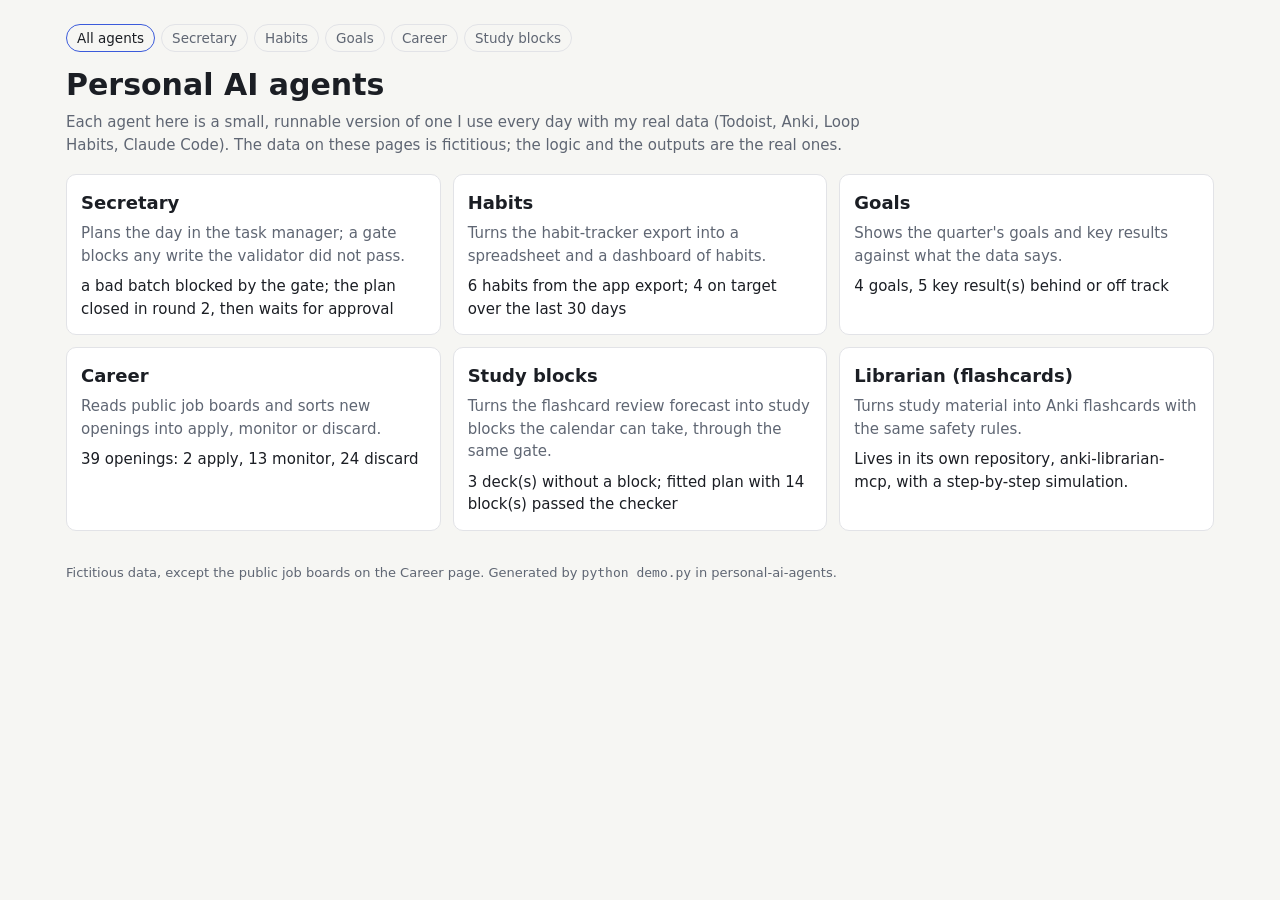
<file: output/index.html>
<!doctype html><html lang="en"><head><meta charset="utf-8">
<meta name="viewport" content="width=device-width,initial-scale=1"><title>Personal AI agents</title>
<style>:root{--bg:#f6f6f3;--panel:#fff;--fg:#1b1e24;--muted:#5f6673;--line:#e2e3e7;--accent:#3b5bdb;--ok:#2b8a3e;
--okbg:#e6f4ea;--warn:#a85f00;--warnbg:#fff3db;--bad:#c92a2a;--badbg:#fdeaea;--chip:#eef1f7}
@media (prefers-color-scheme:dark){:root{--bg:#121418;--panel:#1b1e25;--fg:#e7e9ee;--muted:#a3a9b5;--line:#2b303a;
--accent:#7c95ff;--ok:#5bd17a;--okbg:#14301d;--warn:#f2b84b;--warnbg:#33270f;--bad:#ff8a8a;--badbg:#3a1717;--chip:#252a34}}
*{box-sizing:border-box}body{margin:0;background:var(--bg);color:var(--fg);font:15px/1.5 system-ui,sans-serif}
main{max-width:1180px;margin:auto;padding:24px 16px 48px}nav{display:flex;gap:6px;flex-wrap:wrap;margin-bottom:8px}
nav a{color:var(--muted);text-decoration:none;font-size:13.5px;padding:3px 10px;border:1px solid var(--line);border-radius:999px}
nav a.on{color:var(--fg);border-color:var(--accent)}h1{margin:10px 0 4px}h2{margin:28px 0 10px;font-size:18px}
.lead{color:var(--muted);max-width:820px;margin:0 0 18px}.grid{display:grid;gap:12px}
.g2{grid-template-columns:repeat(auto-fit,minmax(320px,1fr))}.g4{grid-template-columns:repeat(auto-fit,minmax(170px,1fr))}
.panel{background:var(--panel);border:1px solid var(--line);border-radius:10px;padding:14px;min-width:0}
.tile .v{font-size:26px;font-weight:700}.tile .l{color:var(--muted);font-size:13px}
.chip{display:inline-block;background:var(--chip);border-radius:999px;padding:1px 9px;font-size:12.5px;margin:0 4px 4px 0}
.ok{color:var(--ok)}.warn{color:var(--warn)}.bad{color:var(--bad)}
.badge{font-size:12px;font-weight:700;border-radius:5px;padding:1px 7px;white-space:nowrap}
.badge.ok{background:var(--okbg)}.badge.warn{background:var(--warnbg)}.badge.bad{background:var(--badbg)}
table{width:100%;border-collapse:collapse;font-size:14px}th,td{text-align:left;padding:6px;border-bottom:1px solid var(--line);
vertical-align:top}th{color:var(--muted);font-weight:600}td.n,th.n{text-align:right;font-variant-numeric:tabular-nums}
.bar{height:8px;background:var(--line);border-radius:4px;overflow:hidden}.bar span{display:block;height:100%;background:var(--accent)}
pre{white-space:pre-wrap;font-size:12.5px;background:var(--chip);padding:10px;border-radius:8px;overflow-x:auto}
small,.muted{color:var(--muted)}.tbar{height:10px;border-radius:3px;min-width:4px}
table.trace td:nth-child(n+3):nth-child(-n+9){text-align:right;font-variant-numeric:tabular-nums}footer{color:var(--muted);font-size:13px;margin-top:32px}
</style></head><body><main><nav><a href="index.html" class="on">All agents</a><a href="secretary.html">Secretary</a><a href="habits.html">Habits</a><a href="goals.html">Goals</a><a href="career.html">Career</a><a href="study.html">Study blocks</a></nav>
<h1>Personal AI agents</h1><p class="lead">Each agent here is a small, runnable version of one I use every day with my real data (Todoist, Anki, Loop Habits, Claude Code). The data on these pages is fictitious; the logic and the outputs are the real ones.</p><div class="grid g2"><a class="panel" href="secretary.html" style="color:inherit;text-decoration:none"><h2 style="margin:0 0 6px">Secretary</h2><p class='muted' style='margin:0'>Plans the day in the task manager; a gate blocks any write the validator did not pass.</p><p style='margin:8px 0 0'>a bad batch blocked by the gate; the plan closed in round 2, then waits for approval</p></a><a class="panel" href="habits.html" style="color:inherit;text-decoration:none"><h2 style="margin:0 0 6px">Habits</h2><p class='muted' style='margin:0'>Turns the habit-tracker export into a spreadsheet and a dashboard of habits.</p><p style='margin:8px 0 0'>6 habits from the app export; 4 on target over the last 30 days</p></a><a class="panel" href="goals.html" style="color:inherit;text-decoration:none"><h2 style="margin:0 0 6px">Goals</h2><p class='muted' style='margin:0'>Shows the quarter&#x27;s goals and key results against what the data says.</p><p style='margin:8px 0 0'>4 goals, 5 key result(s) behind or off track</p></a><a class="panel" href="career.html" style="color:inherit;text-decoration:none"><h2 style="margin:0 0 6px">Career</h2><p class='muted' style='margin:0'>Reads public job boards and sorts new openings into apply, monitor or discard.</p><p style='margin:8px 0 0'>39 openings: 2 apply, 13 monitor, 24 discard</p></a><a class="panel" href="study.html" style="color:inherit;text-decoration:none"><h2 style="margin:0 0 6px">Study blocks</h2><p class='muted' style='margin:0'>Turns the flashcard review forecast into study blocks the calendar can take, through the same gate.</p><p style='margin:8px 0 0'>3 deck(s) without a block; fitted plan with 14 block(s) passed the checker</p></a><a class="panel" href="https://github.com/gcabralcavalcanti/anki-librarian-mcp" style="color:inherit;text-decoration:none"><h2 style="margin:0 0 6px">Librarian (flashcards)</h2><p class="muted" style="margin:0">Turns study material into Anki flashcards with the same safety rules.</p><p style='margin:8px 0 0'>Lives in its own repository, anki-librarian-mcp, with a step-by-step simulation.</p></a></div>
<footer>Fictitious data, except the public job boards on the Career page. Generated by <code>python demo.py</code> in personal-ai-agents.</footer>
</main></body></html>
</file>
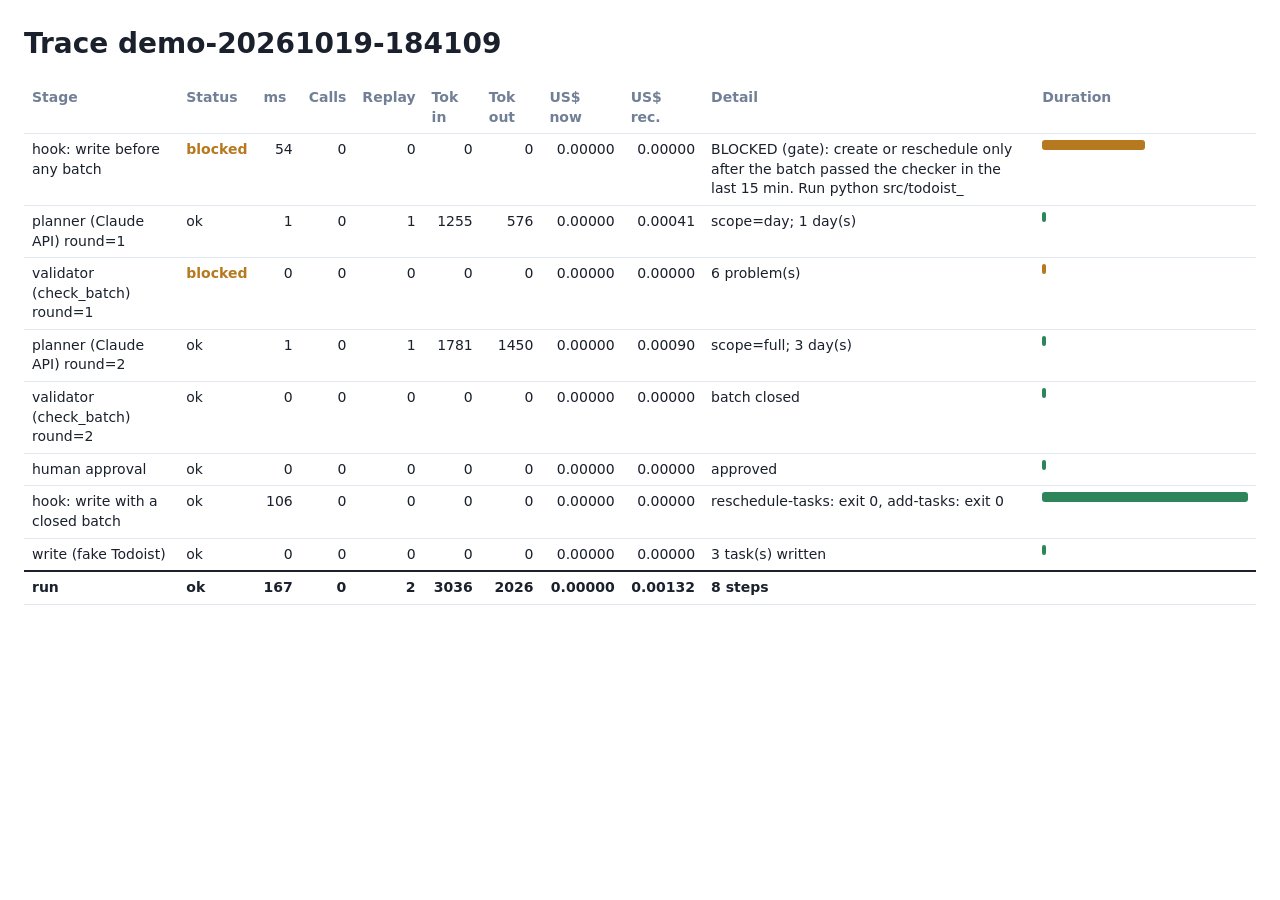
<file: examples/demo_trace.html>
<!doctype html><html lang="en"><head><meta charset="utf-8">
<meta name="viewport" content="width=device-width,initial-scale=1"><title>Trace demo-20261019-184109</title>
<style>
:root{--bg:#fff;--fg:#1a202c;--line:#e2e8f0;--muted:#718096}
@media (prefers-color-scheme:dark){:root{--bg:#171923;--fg:#e2e8f0;--line:#2d3748;--muted:#a0aec0}}
body{font:14px/1.4 system-ui,sans-serif;background:var(--bg);color:var(--fg);margin:24px}
table{border-collapse:collapse;width:100%}th,td{padding:6px 8px;border-bottom:1px solid var(--line);
text-align:left;vertical-align:top}
th{color:var(--muted);font-weight:600}td:nth-child(n+3):nth-child(-n+9){text-align:right;font-variant-numeric:tabular-nums}
.bar{height:10px;border-radius:3px;min-width:4px}td:last-child{width:18%}
tr.blocked td:nth-child(2){color:#b7791f;font-weight:600}tr.error td:nth-child(2){color:#c53030;font-weight:600}
tr.total td{font-weight:600;border-top:2px solid var(--fg)}
</style></head><body><h1>Trace demo-20261019-184109</h1><table><tr><th>Stage</th><th>Status</th><th>ms</th><th>Calls</th><th>Replay</th><th>Tok in</th><th>Tok out</th><th>US$ now</th><th>US$ rec.</th><th>Detail</th><th>Duration</th></tr><tr class="blocked "><td>hook: write before any batch</td><td>blocked</td><td>54</td><td>0</td><td>0</td><td>0</td><td>0</td><td>0.00000</td><td>0.00000</td><td>BLOCKED (gate): create or reschedule only after the batch passed the checker in the last 15 min. Run python src/todoist_</td><td><div class="bar" style="width:50%;background:#b7791f"></div></td></tr><tr class="ok "><td>planner (Claude API) round=1</td><td>ok</td><td>1</td><td>0</td><td>1</td><td>1255</td><td>576</td><td>0.00000</td><td>0.00041</td><td>scope=day; 1 day(s)</td><td><div class="bar" style="width:2%;background:#2f855a"></div></td></tr><tr class="blocked "><td>validator (check_batch) round=1</td><td>blocked</td><td>0</td><td>0</td><td>0</td><td>0</td><td>0</td><td>0.00000</td><td>0.00000</td><td>6 problem(s)</td><td><div class="bar" style="width:2%;background:#b7791f"></div></td></tr><tr class="ok "><td>planner (Claude API) round=2</td><td>ok</td><td>1</td><td>0</td><td>1</td><td>1781</td><td>1450</td><td>0.00000</td><td>0.00090</td><td>scope=full; 3 day(s)</td><td><div class="bar" style="width:2%;background:#2f855a"></div></td></tr><tr class="ok "><td>validator (check_batch) round=2</td><td>ok</td><td>0</td><td>0</td><td>0</td><td>0</td><td>0</td><td>0.00000</td><td>0.00000</td><td>batch closed</td><td><div class="bar" style="width:2%;background:#2f855a"></div></td></tr><tr class="ok "><td>human approval</td><td>ok</td><td>0</td><td>0</td><td>0</td><td>0</td><td>0</td><td>0.00000</td><td>0.00000</td><td>approved</td><td><div class="bar" style="width:2%;background:#2f855a"></div></td></tr><tr class="ok "><td>hook: write with a closed batch</td><td>ok</td><td>106</td><td>0</td><td>0</td><td>0</td><td>0</td><td>0.00000</td><td>0.00000</td><td>reschedule-tasks: exit 0, add-tasks: exit 0</td><td><div class="bar" style="width:100%;background:#2f855a"></div></td></tr><tr class="ok "><td>write (fake Todoist)</td><td>ok</td><td>0</td><td>0</td><td>0</td><td>0</td><td>0</td><td>0.00000</td><td>0.00000</td><td>3 task(s) written</td><td><div class="bar" style="width:2%;background:#2f855a"></div></td></tr><tr class="ok total"><td>run</td><td>ok</td><td>167</td><td>0</td><td>2</td><td>3036</td><td>2026</td><td>0.00000</td><td>0.00132</td><td>8 steps</td><td></td></tr></table>
</body></html>
</file>
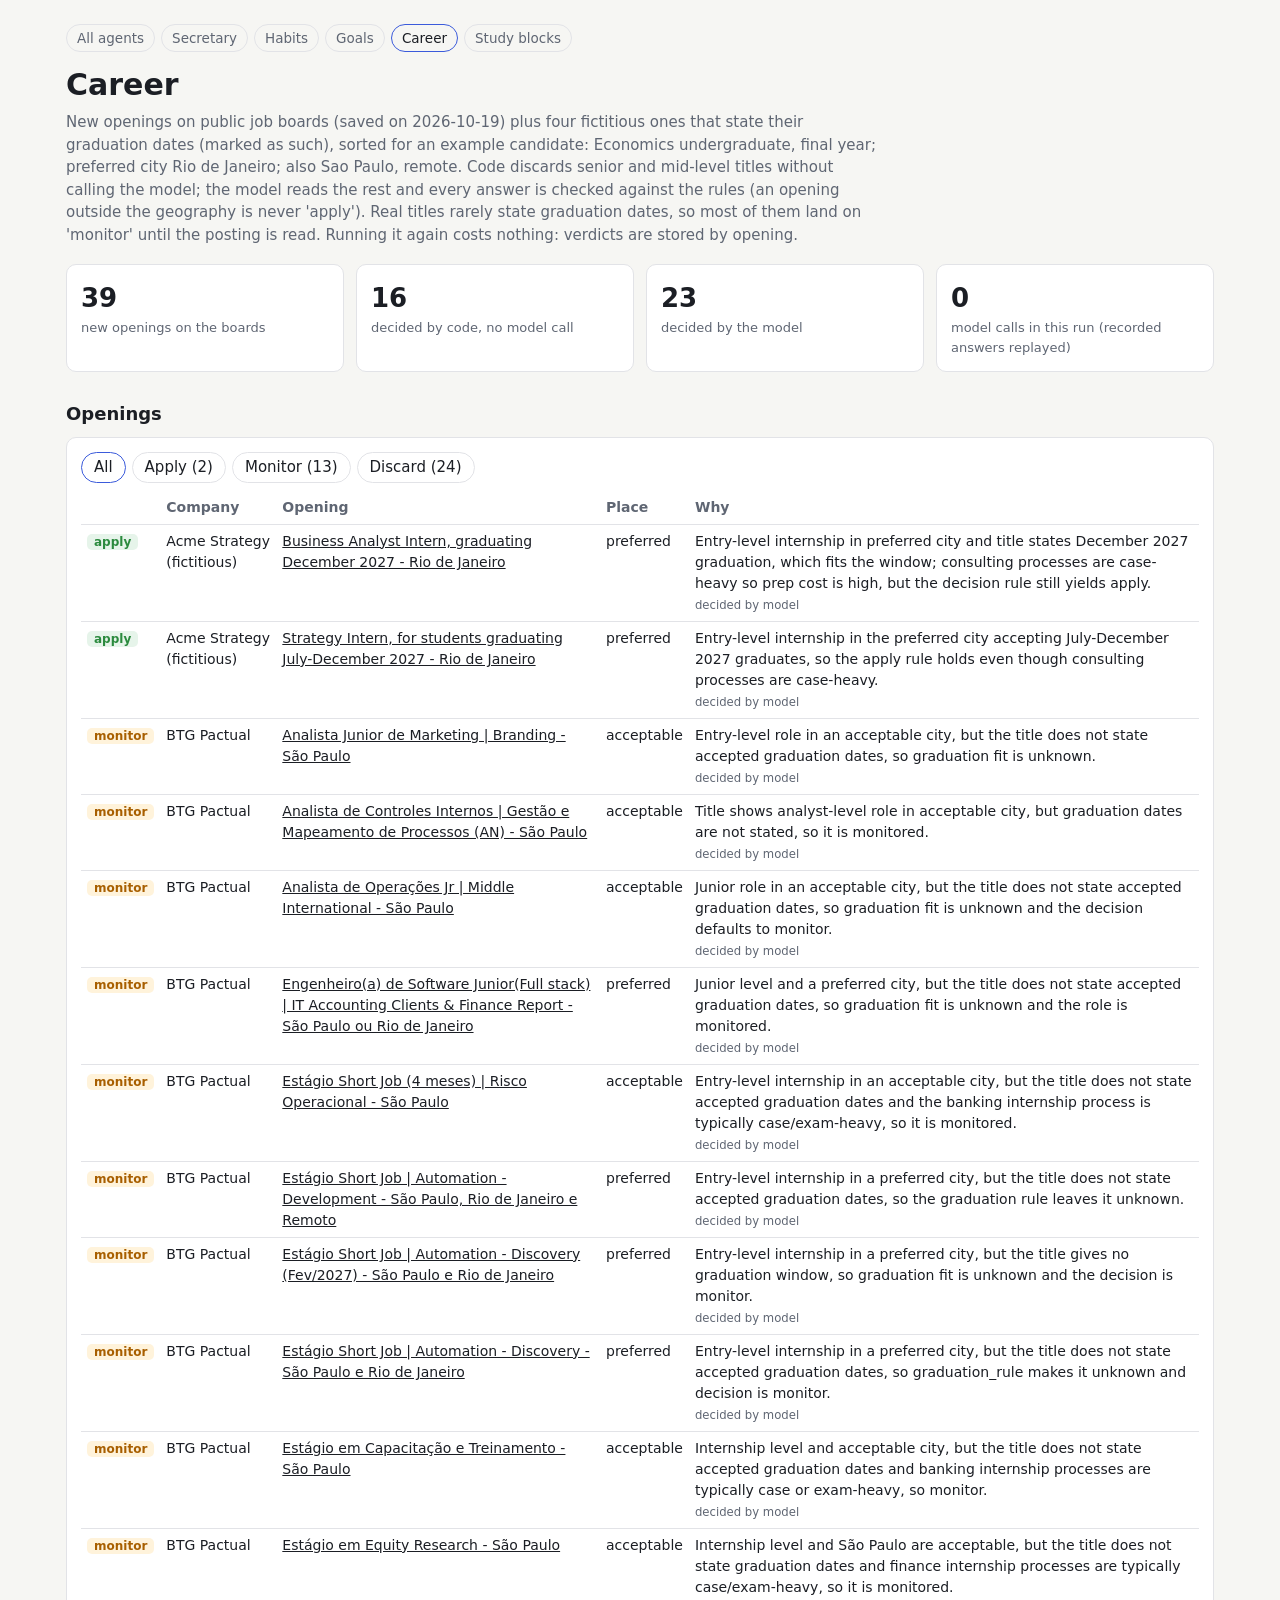
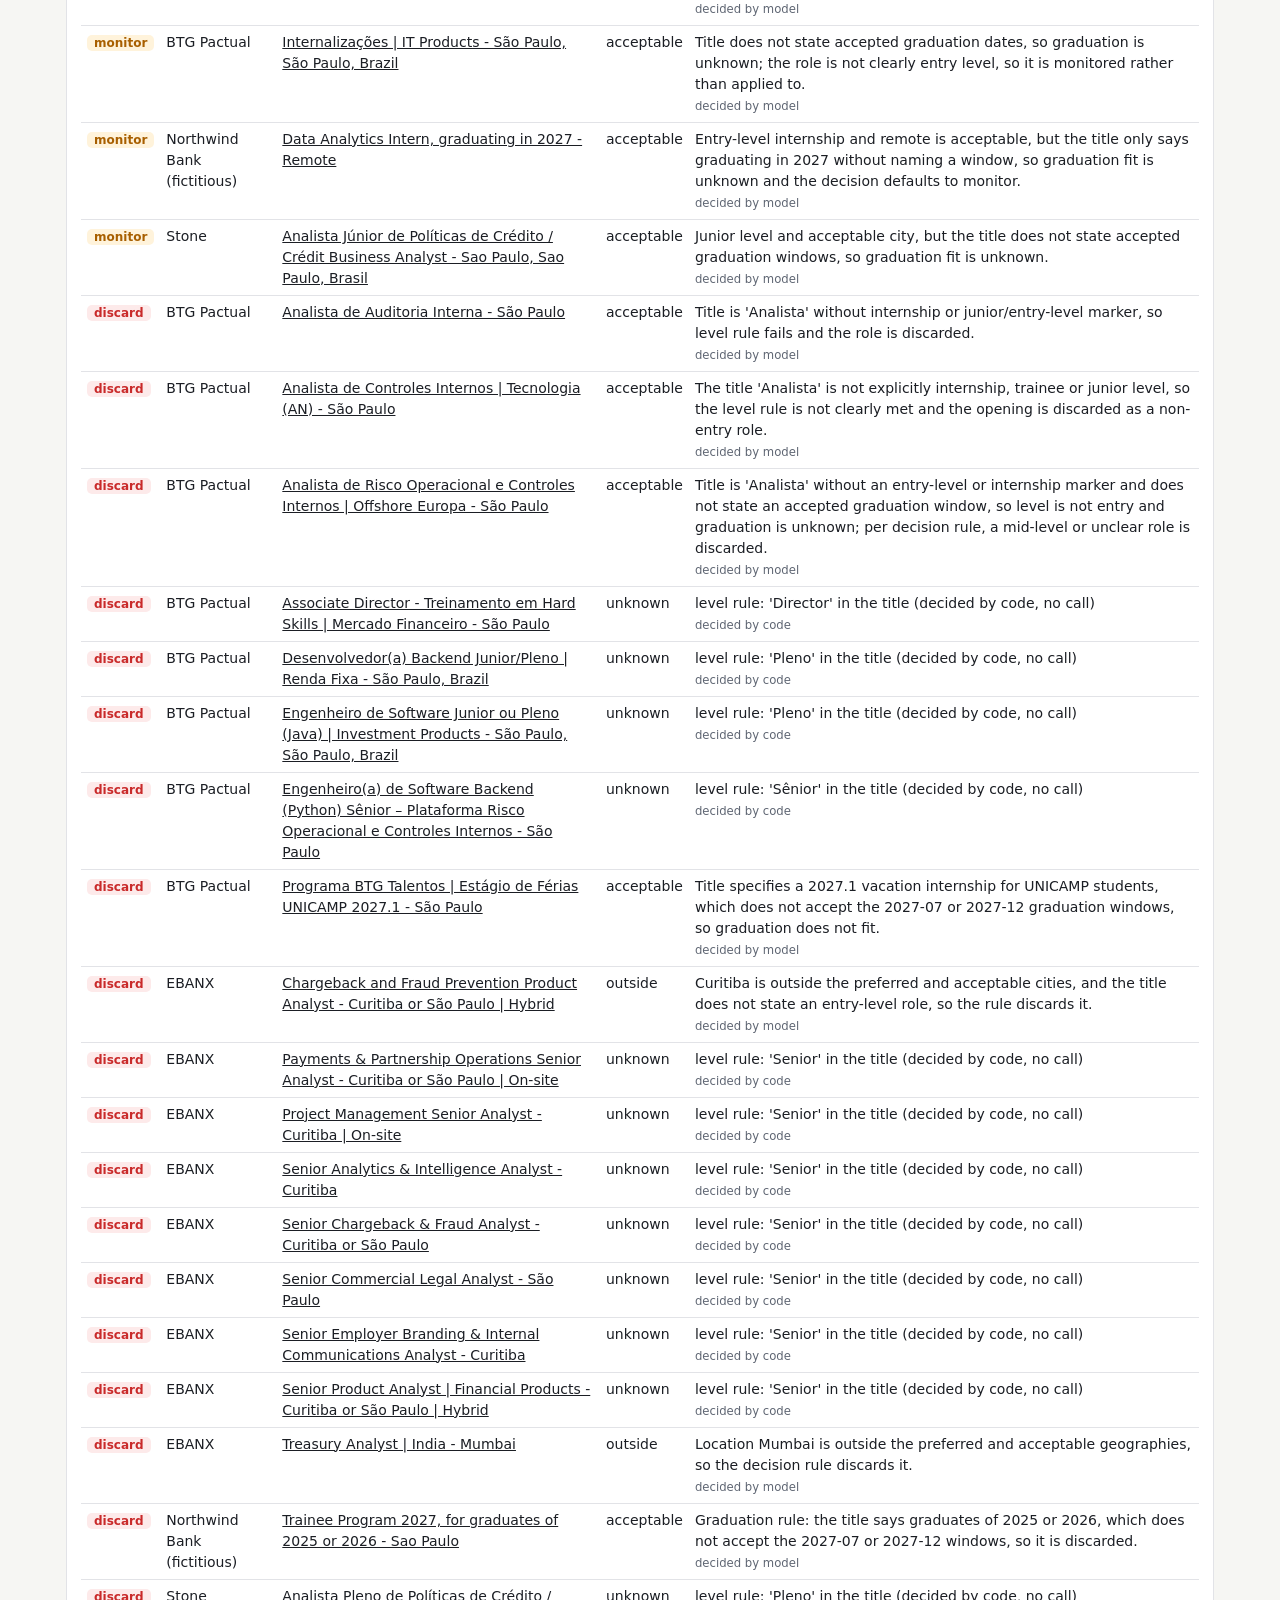
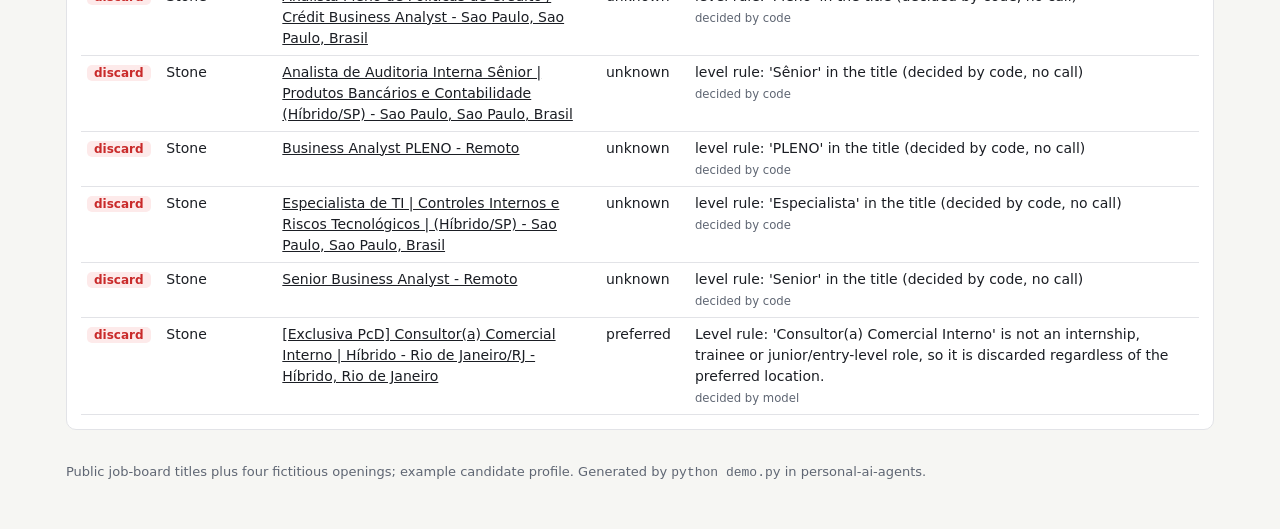
<file: output/career.html>
<!doctype html><html lang="en"><head><meta charset="utf-8">
<meta name="viewport" content="width=device-width,initial-scale=1"><title>Career</title>
<style>:root{--bg:#f6f6f3;--panel:#fff;--fg:#1b1e24;--muted:#5f6673;--line:#e2e3e7;--accent:#3b5bdb;--ok:#2b8a3e;
--okbg:#e6f4ea;--warn:#a85f00;--warnbg:#fff3db;--bad:#c92a2a;--badbg:#fdeaea;--chip:#eef1f7}
@media (prefers-color-scheme:dark){:root{--bg:#121418;--panel:#1b1e25;--fg:#e7e9ee;--muted:#a3a9b5;--line:#2b303a;
--accent:#7c95ff;--ok:#5bd17a;--okbg:#14301d;--warn:#f2b84b;--warnbg:#33270f;--bad:#ff8a8a;--badbg:#3a1717;--chip:#252a34}}
*{box-sizing:border-box}body{margin:0;background:var(--bg);color:var(--fg);font:15px/1.5 system-ui,sans-serif}
main{max-width:1180px;margin:auto;padding:24px 16px 48px}nav{display:flex;gap:6px;flex-wrap:wrap;margin-bottom:8px}
nav a{color:var(--muted);text-decoration:none;font-size:13.5px;padding:3px 10px;border:1px solid var(--line);border-radius:999px}
nav a.on{color:var(--fg);border-color:var(--accent)}h1{margin:10px 0 4px}h2{margin:28px 0 10px;font-size:18px}
.lead{color:var(--muted);max-width:820px;margin:0 0 18px}.grid{display:grid;gap:12px}
.g2{grid-template-columns:repeat(auto-fit,minmax(320px,1fr))}.g4{grid-template-columns:repeat(auto-fit,minmax(170px,1fr))}
.panel{background:var(--panel);border:1px solid var(--line);border-radius:10px;padding:14px;min-width:0}
.tile .v{font-size:26px;font-weight:700}.tile .l{color:var(--muted);font-size:13px}
.chip{display:inline-block;background:var(--chip);border-radius:999px;padding:1px 9px;font-size:12.5px;margin:0 4px 4px 0}
.ok{color:var(--ok)}.warn{color:var(--warn)}.bad{color:var(--bad)}
.badge{font-size:12px;font-weight:700;border-radius:5px;padding:1px 7px;white-space:nowrap}
.badge.ok{background:var(--okbg)}.badge.warn{background:var(--warnbg)}.badge.bad{background:var(--badbg)}
table{width:100%;border-collapse:collapse;font-size:14px}th,td{text-align:left;padding:6px;border-bottom:1px solid var(--line);
vertical-align:top}th{color:var(--muted);font-weight:600}td.n,th.n{text-align:right;font-variant-numeric:tabular-nums}
.bar{height:8px;background:var(--line);border-radius:4px;overflow:hidden}.bar span{display:block;height:100%;background:var(--accent)}
pre{white-space:pre-wrap;font-size:12.5px;background:var(--chip);padding:10px;border-radius:8px;overflow-x:auto}
small,.muted{color:var(--muted)}.tbar{height:10px;border-radius:3px;min-width:4px}
table.trace td:nth-child(n+3):nth-child(-n+9){text-align:right;font-variant-numeric:tabular-nums}footer{color:var(--muted);font-size:13px;margin-top:32px}

.filters button{font:inherit;border:1px solid var(--line);background:var(--panel);color:var(--fg);border-radius:999px;
padding:3px 12px;margin:0 6px 8px 0;cursor:pointer}.filters button.on{border-color:var(--accent)}
tr.hide{display:none}td a{color:inherit}
</style></head><body><main><nav><a href="index.html">All agents</a><a href="secretary.html">Secretary</a><a href="habits.html">Habits</a><a href="goals.html">Goals</a><a href="career.html" class="on">Career</a><a href="study.html">Study blocks</a></nav>
<h1>Career</h1><p class="lead">New openings on public job boards (saved on 2026-10-19) plus four fictitious ones that state their graduation dates (marked as such), sorted for an example candidate: Economics undergraduate, final year; preferred city Rio de Janeiro; also Sao Paulo, remote. Code discards senior and mid-level titles without calling the model; the model reads the rest and every answer is checked against the rules (an opening outside the geography is never 'apply'). Real titles rarely state graduation dates, so most of them land on 'monitor' until the posting is read. Running it again costs nothing: verdicts are stored by opening.</p><div class="grid g4"><div class="panel tile"><div class="v">39</div><div class="l">new openings on the boards</div></div><div class="panel tile"><div class="v">16</div><div class="l">decided by code, no model call</div></div><div class="panel tile"><div class="v">23</div><div class="l">decided by the model</div></div><div class="panel tile"><div class="v">0</div><div class="l">model calls in this run (recorded answers replayed)</div></div></div><h2>Openings</h2><div class="panel" style="overflow-x:auto"><div class="filters"><button data-f="all" class="on">All</button><button data-f="apply">Apply (2)</button><button data-f="monitor">Monitor (13)</button><button data-f="discard">Discard (24)</button></div><table><tr><th></th><th>Company</th><th>Opening</th><th>Place</th><th>Why</th></tr><tr data-d="apply"><td><span class="badge ok">apply</span></td><td>Acme Strategy (fictitious)</td><td><a href="https://careers.acme-strategy.example/jobs">Business Analyst Intern, graduating December 2027 - Rio de Janeiro</a></td><td>preferred</td><td>Entry-level internship in preferred city and title states December 2027 graduation, which fits the window; consulting processes are case-heavy so prep cost is high, but the decision rule still yields apply.<br><small>decided by model</small></td></tr><tr data-d="apply"><td><span class="badge ok">apply</span></td><td>Acme Strategy (fictitious)</td><td><a href="https://careers.acme-strategy.example/jobs">Strategy Intern, for students graduating July-December 2027 - Rio de Janeiro</a></td><td>preferred</td><td>Entry-level internship in the preferred city accepting July-December 2027 graduates, so the apply rule holds even though consulting processes are case-heavy.<br><small>decided by model</small></td></tr><tr data-d="monitor"><td><span class="badge warn">monitor</span></td><td>BTG Pactual</td><td><a href="https://boards.greenhouse.io/btgpactual">Analista Junior de Marketing | Branding - São Paulo</a></td><td>acceptable</td><td>Entry-level role in an acceptable city, but the title does not state accepted graduation dates, so graduation fit is unknown.<br><small>decided by model</small></td></tr><tr data-d="monitor"><td><span class="badge warn">monitor</span></td><td>BTG Pactual</td><td><a href="https://boards.greenhouse.io/btgpactual">Analista de Controles Internos | Gestão e Mapeamento de Processos (AN) - São Paulo</a></td><td>acceptable</td><td>Title shows analyst-level role in acceptable city, but graduation dates are not stated, so it is monitored.<br><small>decided by model</small></td></tr><tr data-d="monitor"><td><span class="badge warn">monitor</span></td><td>BTG Pactual</td><td><a href="https://boards.greenhouse.io/btgpactual">Analista de Operações Jr | Middle International - São Paulo</a></td><td>acceptable</td><td>Junior role in an acceptable city, but the title does not state accepted graduation dates, so graduation fit is unknown and the decision defaults to monitor.<br><small>decided by model</small></td></tr><tr data-d="monitor"><td><span class="badge warn">monitor</span></td><td>BTG Pactual</td><td><a href="https://boards.greenhouse.io/btgpactual">Engenheiro(a) de Software Junior(Full stack) | IT Accounting Clients &amp; Finance Report - São Paulo ou Rio de Janeiro</a></td><td>preferred</td><td>Junior level and a preferred city, but the title does not state accepted graduation dates, so graduation fit is unknown and the role is monitored.<br><small>decided by model</small></td></tr><tr data-d="monitor"><td><span class="badge warn">monitor</span></td><td>BTG Pactual</td><td><a href="https://boards.greenhouse.io/btgpactual">Estágio Short Job (4 meses) | Risco Operacional - São Paulo</a></td><td>acceptable</td><td>Entry-level internship in an acceptable city, but the title does not state accepted graduation dates and the banking internship process is typically case/exam-heavy, so it is monitored.<br><small>decided by model</small></td></tr><tr data-d="monitor"><td><span class="badge warn">monitor</span></td><td>BTG Pactual</td><td><a href="https://boards.greenhouse.io/btgpactual">Estágio Short Job | Automation - Development - São Paulo, Rio de Janeiro e Remoto</a></td><td>preferred</td><td>Entry-level internship in a preferred city, but the title does not state accepted graduation dates, so the graduation rule leaves it unknown.<br><small>decided by model</small></td></tr><tr data-d="monitor"><td><span class="badge warn">monitor</span></td><td>BTG Pactual</td><td><a href="https://boards.greenhouse.io/btgpactual">Estágio Short Job | Automation - Discovery (Fev/2027) - São Paulo e Rio de Janeiro</a></td><td>preferred</td><td>Entry-level internship in a preferred city, but the title gives no graduation window, so graduation fit is unknown and the decision is monitor.<br><small>decided by model</small></td></tr><tr data-d="monitor"><td><span class="badge warn">monitor</span></td><td>BTG Pactual</td><td><a href="https://boards.greenhouse.io/btgpactual">Estágio Short Job | Automation - Discovery - São Paulo e Rio de Janeiro</a></td><td>preferred</td><td>Entry-level internship in a preferred city, but the title does not state accepted graduation dates, so graduation_rule makes it unknown and decision is monitor.<br><small>decided by model</small></td></tr><tr data-d="monitor"><td><span class="badge warn">monitor</span></td><td>BTG Pactual</td><td><a href="https://boards.greenhouse.io/btgpactual">Estágio em Capacitação e Treinamento - São Paulo</a></td><td>acceptable</td><td>Internship level and acceptable city, but the title does not state accepted graduation dates and banking internship processes are typically case or exam-heavy, so monitor.<br><small>decided by model</small></td></tr><tr data-d="monitor"><td><span class="badge warn">monitor</span></td><td>BTG Pactual</td><td><a href="https://boards.greenhouse.io/btgpactual">Estágio em Equity Research - São Paulo</a></td><td>acceptable</td><td>Internship level and São Paulo are acceptable, but the title does not state graduation dates and finance internship processes are typically case/exam-heavy, so it is monitored.<br><small>decided by model</small></td></tr><tr data-d="monitor"><td><span class="badge warn">monitor</span></td><td>BTG Pactual</td><td><a href="https://boards.greenhouse.io/btgpactual">Internalizações | IT Products - São Paulo, São Paulo, Brazil</a></td><td>acceptable</td><td>Title does not state accepted graduation dates, so graduation is unknown; the role is not clearly entry level, so it is monitored rather than applied to.<br><small>decided by model</small></td></tr><tr data-d="monitor"><td><span class="badge warn">monitor</span></td><td>Northwind Bank (fictitious)</td><td><a href="https://jobs.northwind.example/early-careers">Data Analytics Intern, graduating in 2027 - Remote</a></td><td>acceptable</td><td>Entry-level internship and remote is acceptable, but the title only says graduating in 2027 without naming a window, so graduation fit is unknown and the decision defaults to monitor.<br><small>decided by model</small></td></tr><tr data-d="monitor"><td><span class="badge warn">monitor</span></td><td>Stone</td><td><a href="https://boards.greenhouse.io/stone">Analista Júnior  de Políticas de Crédito / Crédit Business Analyst - Sao Paulo, Sao Paulo, Brasil</a></td><td>acceptable</td><td>Junior level and acceptable city, but the title does not state accepted graduation windows, so graduation fit is unknown.<br><small>decided by model</small></td></tr><tr data-d="discard"><td><span class="badge bad">discard</span></td><td>BTG Pactual</td><td><a href="https://boards.greenhouse.io/btgpactual">Analista de Auditoria Interna - São Paulo</a></td><td>acceptable</td><td>Title is &#x27;Analista&#x27; without internship or junior/entry-level marker, so level rule fails and the role is discarded.<br><small>decided by model</small></td></tr><tr data-d="discard"><td><span class="badge bad">discard</span></td><td>BTG Pactual</td><td><a href="https://boards.greenhouse.io/btgpactual">Analista de Controles Internos | Tecnologia (AN) - São Paulo</a></td><td>acceptable</td><td>The title &#x27;Analista&#x27; is not explicitly internship, trainee or junior level, so the level rule is not clearly met and the opening is discarded as a non-entry role.<br><small>decided by model</small></td></tr><tr data-d="discard"><td><span class="badge bad">discard</span></td><td>BTG Pactual</td><td><a href="https://boards.greenhouse.io/btgpactual">Analista de Risco Operacional e Controles Internos | Offshore Europa - São Paulo</a></td><td>acceptable</td><td>Title is &#x27;Analista&#x27; without an entry-level or internship marker and does not state an accepted graduation window, so level is not entry and graduation is unknown; per decision rule, a mid-level or unclear role is discarded.<br><small>decided by model</small></td></tr><tr data-d="discard"><td><span class="badge bad">discard</span></td><td>BTG Pactual</td><td><a href="https://boards.greenhouse.io/btgpactual">Associate Director - Treinamento em Hard Skills | Mercado Financeiro - São Paulo</a></td><td>unknown</td><td>level rule: &#x27;Director&#x27; in the title (decided by code, no call)<br><small>decided by code</small></td></tr><tr data-d="discard"><td><span class="badge bad">discard</span></td><td>BTG Pactual</td><td><a href="https://boards.greenhouse.io/btgpactual">Desenvolvedor(a) Backend Junior/Pleno | Renda Fixa - São Paulo, Brazil</a></td><td>unknown</td><td>level rule: &#x27;Pleno&#x27; in the title (decided by code, no call)<br><small>decided by code</small></td></tr><tr data-d="discard"><td><span class="badge bad">discard</span></td><td>BTG Pactual</td><td><a href="https://boards.greenhouse.io/btgpactual">Engenheiro de Software Junior ou Pleno (Java) | Investment Products - São Paulo, São Paulo, Brazil</a></td><td>unknown</td><td>level rule: &#x27;Pleno&#x27; in the title (decided by code, no call)<br><small>decided by code</small></td></tr><tr data-d="discard"><td><span class="badge bad">discard</span></td><td>BTG Pactual</td><td><a href="https://boards.greenhouse.io/btgpactual">Engenheiro(a) de Software Backend (Python) Sênior – Plataforma Risco Operacional e Controles Internos - São Paulo</a></td><td>unknown</td><td>level rule: &#x27;Sênior&#x27; in the title (decided by code, no call)<br><small>decided by code</small></td></tr><tr data-d="discard"><td><span class="badge bad">discard</span></td><td>BTG Pactual</td><td><a href="https://boards.greenhouse.io/btgpactual">Programa BTG Talentos | Estágio de Férias UNICAMP 2027.1 - São Paulo</a></td><td>acceptable</td><td>Title specifies a 2027.1 vacation internship for UNICAMP students, which does not accept the 2027-07 or 2027-12 graduation windows, so graduation does not fit.<br><small>decided by model</small></td></tr><tr data-d="discard"><td><span class="badge bad">discard</span></td><td>EBANX</td><td><a href="https://boards.greenhouse.io/ebanx">Chargeback and Fraud Prevention Product Analyst - Curitiba or São Paulo | Hybrid</a></td><td>outside</td><td>Curitiba is outside the preferred and acceptable cities, and the title does not state an entry-level role, so the rule discards it.<br><small>decided by model</small></td></tr><tr data-d="discard"><td><span class="badge bad">discard</span></td><td>EBANX</td><td><a href="https://boards.greenhouse.io/ebanx">Payments &amp; Partnership Operations Senior Analyst - Curitiba or São Paulo | On-site</a></td><td>unknown</td><td>level rule: &#x27;Senior&#x27; in the title (decided by code, no call)<br><small>decided by code</small></td></tr><tr data-d="discard"><td><span class="badge bad">discard</span></td><td>EBANX</td><td><a href="https://boards.greenhouse.io/ebanx">Project Management Senior Analyst - Curitiba | On-site</a></td><td>unknown</td><td>level rule: &#x27;Senior&#x27; in the title (decided by code, no call)<br><small>decided by code</small></td></tr><tr data-d="discard"><td><span class="badge bad">discard</span></td><td>EBANX</td><td><a href="https://boards.greenhouse.io/ebanx">Senior Analytics &amp; Intelligence Analyst - Curitiba</a></td><td>unknown</td><td>level rule: &#x27;Senior&#x27; in the title (decided by code, no call)<br><small>decided by code</small></td></tr><tr data-d="discard"><td><span class="badge bad">discard</span></td><td>EBANX</td><td><a href="https://boards.greenhouse.io/ebanx">Senior Chargeback &amp; Fraud Analyst - Curitiba or São Paulo</a></td><td>unknown</td><td>level rule: &#x27;Senior&#x27; in the title (decided by code, no call)<br><small>decided by code</small></td></tr><tr data-d="discard"><td><span class="badge bad">discard</span></td><td>EBANX</td><td><a href="https://boards.greenhouse.io/ebanx">Senior Commercial Legal Analyst - São Paulo</a></td><td>unknown</td><td>level rule: &#x27;Senior&#x27; in the title (decided by code, no call)<br><small>decided by code</small></td></tr><tr data-d="discard"><td><span class="badge bad">discard</span></td><td>EBANX</td><td><a href="https://boards.greenhouse.io/ebanx">Senior Employer Branding &amp; Internal Communications Analyst - Curitiba</a></td><td>unknown</td><td>level rule: &#x27;Senior&#x27; in the title (decided by code, no call)<br><small>decided by code</small></td></tr><tr data-d="discard"><td><span class="badge bad">discard</span></td><td>EBANX</td><td><a href="https://boards.greenhouse.io/ebanx">Senior Product Analyst | Financial Products - Curitiba or São Paulo | Hybrid</a></td><td>unknown</td><td>level rule: &#x27;Senior&#x27; in the title (decided by code, no call)<br><small>decided by code</small></td></tr><tr data-d="discard"><td><span class="badge bad">discard</span></td><td>EBANX</td><td><a href="https://boards.greenhouse.io/ebanx">Treasury Analyst | India - Mumbai</a></td><td>outside</td><td>Location Mumbai is outside the preferred and acceptable geographies, so the decision rule discards it.<br><small>decided by model</small></td></tr><tr data-d="discard"><td><span class="badge bad">discard</span></td><td>Northwind Bank (fictitious)</td><td><a href="https://jobs.northwind.example/early-careers">Trainee Program 2027, for graduates of 2025 or 2026 - Sao Paulo</a></td><td>acceptable</td><td>Graduation rule: the title says graduates of 2025 or 2026, which does not accept the 2027-07 or 2027-12 windows, so it is discarded.<br><small>decided by model</small></td></tr><tr data-d="discard"><td><span class="badge bad">discard</span></td><td>Stone</td><td><a href="https://boards.greenhouse.io/stone">Analista Pleno  de Políticas de Crédito / Crédit Business Analyst - Sao Paulo, Sao Paulo, Brasil</a></td><td>unknown</td><td>level rule: &#x27;Pleno&#x27; in the title (decided by code, no call)<br><small>decided by code</small></td></tr><tr data-d="discard"><td><span class="badge bad">discard</span></td><td>Stone</td><td><a href="https://boards.greenhouse.io/stone">Analista de Auditoria Interna Sênior | Produtos Bancários e Contabilidade (Híbrido/SP) - Sao Paulo, Sao Paulo, Brasil</a></td><td>unknown</td><td>level rule: &#x27;Sênior&#x27; in the title (decided by code, no call)<br><small>decided by code</small></td></tr><tr data-d="discard"><td><span class="badge bad">discard</span></td><td>Stone</td><td><a href="https://boards.greenhouse.io/stone">Business Analyst PLENO - Remoto</a></td><td>unknown</td><td>level rule: &#x27;PLENO&#x27; in the title (decided by code, no call)<br><small>decided by code</small></td></tr><tr data-d="discard"><td><span class="badge bad">discard</span></td><td>Stone</td><td><a href="https://boards.greenhouse.io/stone">Especialista de TI | Controles Internos e Riscos Tecnológicos | (Híbrido/SP) - Sao Paulo, Sao Paulo, Brasil</a></td><td>unknown</td><td>level rule: &#x27;Especialista&#x27; in the title (decided by code, no call)<br><small>decided by code</small></td></tr><tr data-d="discard"><td><span class="badge bad">discard</span></td><td>Stone</td><td><a href="https://boards.greenhouse.io/stone">Senior Business Analyst - Remoto</a></td><td>unknown</td><td>level rule: &#x27;Senior&#x27; in the title (decided by code, no call)<br><small>decided by code</small></td></tr><tr data-d="discard"><td><span class="badge bad">discard</span></td><td>Stone</td><td><a href="https://boards.greenhouse.io/stone">[Exclusiva PcD] Consultor(a) Comercial Interno | Híbrido - Rio de Janeiro/RJ - Híbrido, Rio de Janeiro</a></td><td>preferred</td><td>Level rule: &#x27;Consultor(a) Comercial Interno&#x27; is not an internship, trainee or junior/entry-level role, so it is discarded regardless of the preferred location.<br><small>decided by model</small></td></tr></table></div><script>
document.querySelectorAll('.filters button').forEach(b => b.addEventListener('click', () => {
  document.querySelectorAll('.filters button').forEach(x => x.classList.toggle('on', x === b));
  const f = b.dataset.f;
  document.querySelectorAll('tr[data-d]').forEach(r => r.classList.toggle('hide', f !== 'all' && r.dataset.d !== f));
}));
</script>
<footer>Public job-board titles plus four fictitious openings; example candidate profile. Generated by <code>python demo.py</code> in personal-ai-agents.</footer>
</main></body></html>
</file>
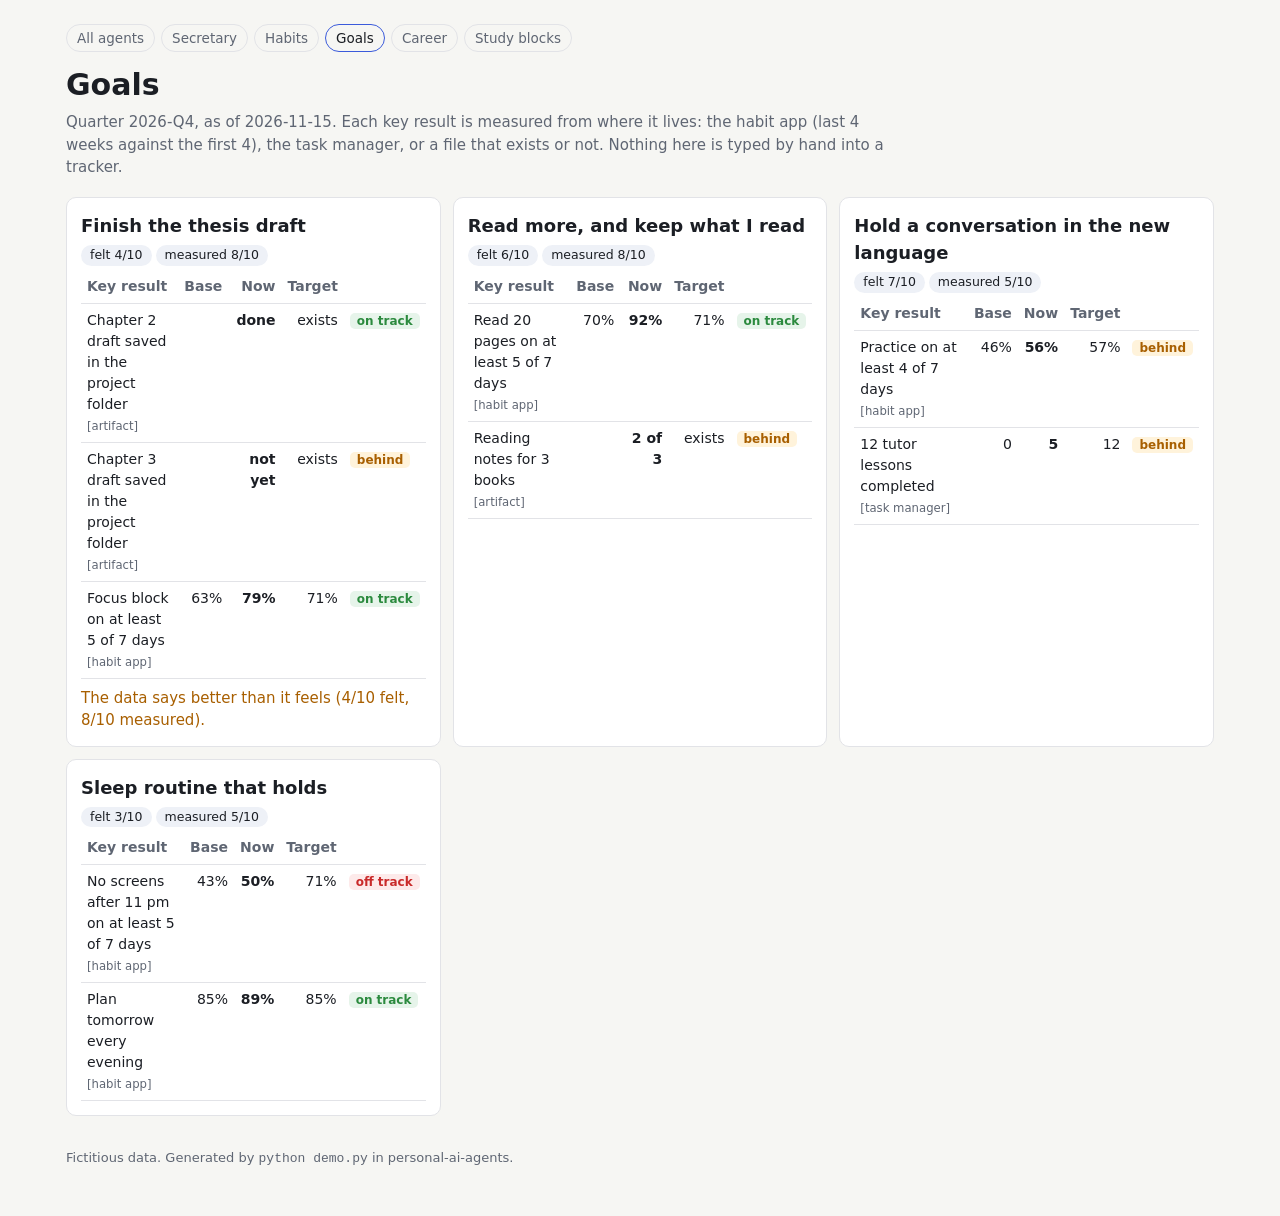
<file: output/goals.html>
<!doctype html><html lang="en"><head><meta charset="utf-8">
<meta name="viewport" content="width=device-width,initial-scale=1"><title>Goals</title>
<style>:root{--bg:#f6f6f3;--panel:#fff;--fg:#1b1e24;--muted:#5f6673;--line:#e2e3e7;--accent:#3b5bdb;--ok:#2b8a3e;
--okbg:#e6f4ea;--warn:#a85f00;--warnbg:#fff3db;--bad:#c92a2a;--badbg:#fdeaea;--chip:#eef1f7}
@media (prefers-color-scheme:dark){:root{--bg:#121418;--panel:#1b1e25;--fg:#e7e9ee;--muted:#a3a9b5;--line:#2b303a;
--accent:#7c95ff;--ok:#5bd17a;--okbg:#14301d;--warn:#f2b84b;--warnbg:#33270f;--bad:#ff8a8a;--badbg:#3a1717;--chip:#252a34}}
*{box-sizing:border-box}body{margin:0;background:var(--bg);color:var(--fg);font:15px/1.5 system-ui,sans-serif}
main{max-width:1180px;margin:auto;padding:24px 16px 48px}nav{display:flex;gap:6px;flex-wrap:wrap;margin-bottom:8px}
nav a{color:var(--muted);text-decoration:none;font-size:13.5px;padding:3px 10px;border:1px solid var(--line);border-radius:999px}
nav a.on{color:var(--fg);border-color:var(--accent)}h1{margin:10px 0 4px}h2{margin:28px 0 10px;font-size:18px}
.lead{color:var(--muted);max-width:820px;margin:0 0 18px}.grid{display:grid;gap:12px}
.g2{grid-template-columns:repeat(auto-fit,minmax(320px,1fr))}.g4{grid-template-columns:repeat(auto-fit,minmax(170px,1fr))}
.panel{background:var(--panel);border:1px solid var(--line);border-radius:10px;padding:14px;min-width:0}
.tile .v{font-size:26px;font-weight:700}.tile .l{color:var(--muted);font-size:13px}
.chip{display:inline-block;background:var(--chip);border-radius:999px;padding:1px 9px;font-size:12.5px;margin:0 4px 4px 0}
.ok{color:var(--ok)}.warn{color:var(--warn)}.bad{color:var(--bad)}
.badge{font-size:12px;font-weight:700;border-radius:5px;padding:1px 7px;white-space:nowrap}
.badge.ok{background:var(--okbg)}.badge.warn{background:var(--warnbg)}.badge.bad{background:var(--badbg)}
table{width:100%;border-collapse:collapse;font-size:14px}th,td{text-align:left;padding:6px;border-bottom:1px solid var(--line);
vertical-align:top}th{color:var(--muted);font-weight:600}td.n,th.n{text-align:right;font-variant-numeric:tabular-nums}
.bar{height:8px;background:var(--line);border-radius:4px;overflow:hidden}.bar span{display:block;height:100%;background:var(--accent)}
pre{white-space:pre-wrap;font-size:12.5px;background:var(--chip);padding:10px;border-radius:8px;overflow-x:auto}
small,.muted{color:var(--muted)}.tbar{height:10px;border-radius:3px;min-width:4px}
table.trace td:nth-child(n+3):nth-child(-n+9){text-align:right;font-variant-numeric:tabular-nums}footer{color:var(--muted);font-size:13px;margin-top:32px}
</style></head><body><main><nav><a href="index.html">All agents</a><a href="secretary.html">Secretary</a><a href="habits.html">Habits</a><a href="goals.html" class="on">Goals</a><a href="career.html">Career</a><a href="study.html">Study blocks</a></nav>
<h1>Goals</h1><p class="lead">Quarter 2026-Q4, as of 2026-11-15. Each key result is measured from where it lives: the habit app (last 4 weeks against the first 4), the task manager, or a file that exists or not. Nothing here is typed by hand into a tracker.</p><div class="grid g2"><div class="panel"><h2 style="margin:0 0 4px">Finish the thesis draft</h2><span class="chip">felt 4/10</span><span class="chip">measured 8/10</span><table><tr><th>Key result</th><th class=n>Base</th><th class=n>Now</th><th class=n>Target</th><th></th></tr><tr><td>Chapter 2 draft saved in the project folder<br><small>[artifact]</small></td><td class=n></td><td class=n><b>done</b></td><td class=n>exists</td><td><span class="badge ok">on track</span></td></tr><tr><td>Chapter 3 draft saved in the project folder<br><small>[artifact]</small></td><td class=n></td><td class=n><b>not yet</b></td><td class=n>exists</td><td><span class="badge warn">behind</span></td></tr><tr><td>Focus block on at least 5 of 7 days<br><small>[habit app]</small></td><td class=n>63%</td><td class=n><b>79%</b></td><td class=n>71%</td><td><span class="badge ok">on track</span></td></tr></table><p class="warn" style="margin:8px 0 0">The data says better than it feels (4/10 felt, 8/10 measured).</p></div><div class="panel"><h2 style="margin:0 0 4px">Read more, and keep what I read</h2><span class="chip">felt 6/10</span><span class="chip">measured 8/10</span><table><tr><th>Key result</th><th class=n>Base</th><th class=n>Now</th><th class=n>Target</th><th></th></tr><tr><td>Read 20 pages on at least 5 of 7 days<br><small>[habit app]</small></td><td class=n>70%</td><td class=n><b>92%</b></td><td class=n>71%</td><td><span class="badge ok">on track</span></td></tr><tr><td>Reading notes for 3 books<br><small>[artifact]</small></td><td class=n></td><td class=n><b>2 of 3</b></td><td class=n>exists</td><td><span class="badge warn">behind</span></td></tr></table></div><div class="panel"><h2 style="margin:0 0 4px">Hold a conversation in the new language</h2><span class="chip">felt 7/10</span><span class="chip">measured 5/10</span><table><tr><th>Key result</th><th class=n>Base</th><th class=n>Now</th><th class=n>Target</th><th></th></tr><tr><td>Practice on at least 4 of 7 days<br><small>[habit app]</small></td><td class=n>46%</td><td class=n><b>56%</b></td><td class=n>57%</td><td><span class="badge warn">behind</span></td></tr><tr><td>12 tutor lessons completed<br><small>[task manager]</small></td><td class=n>0</td><td class=n><b>5</b></td><td class=n>12</td><td><span class="badge warn">behind</span></td></tr></table></div><div class="panel"><h2 style="margin:0 0 4px">Sleep routine that holds</h2><span class="chip">felt 3/10</span><span class="chip">measured 5/10</span><table><tr><th>Key result</th><th class=n>Base</th><th class=n>Now</th><th class=n>Target</th><th></th></tr><tr><td>No screens after 11 pm on at least 5 of 7 days<br><small>[habit app]</small></td><td class=n>43%</td><td class=n><b>50%</b></td><td class=n>71%</td><td><span class="badge bad">off track</span></td></tr><tr><td>Plan tomorrow every evening<br><small>[habit app]</small></td><td class=n>85%</td><td class=n><b>89%</b></td><td class=n>85%</td><td><span class="badge ok">on track</span></td></tr></table></div></div>
<footer>Fictitious data. Generated by <code>python demo.py</code> in personal-ai-agents.</footer>
</main></body></html>
</file>
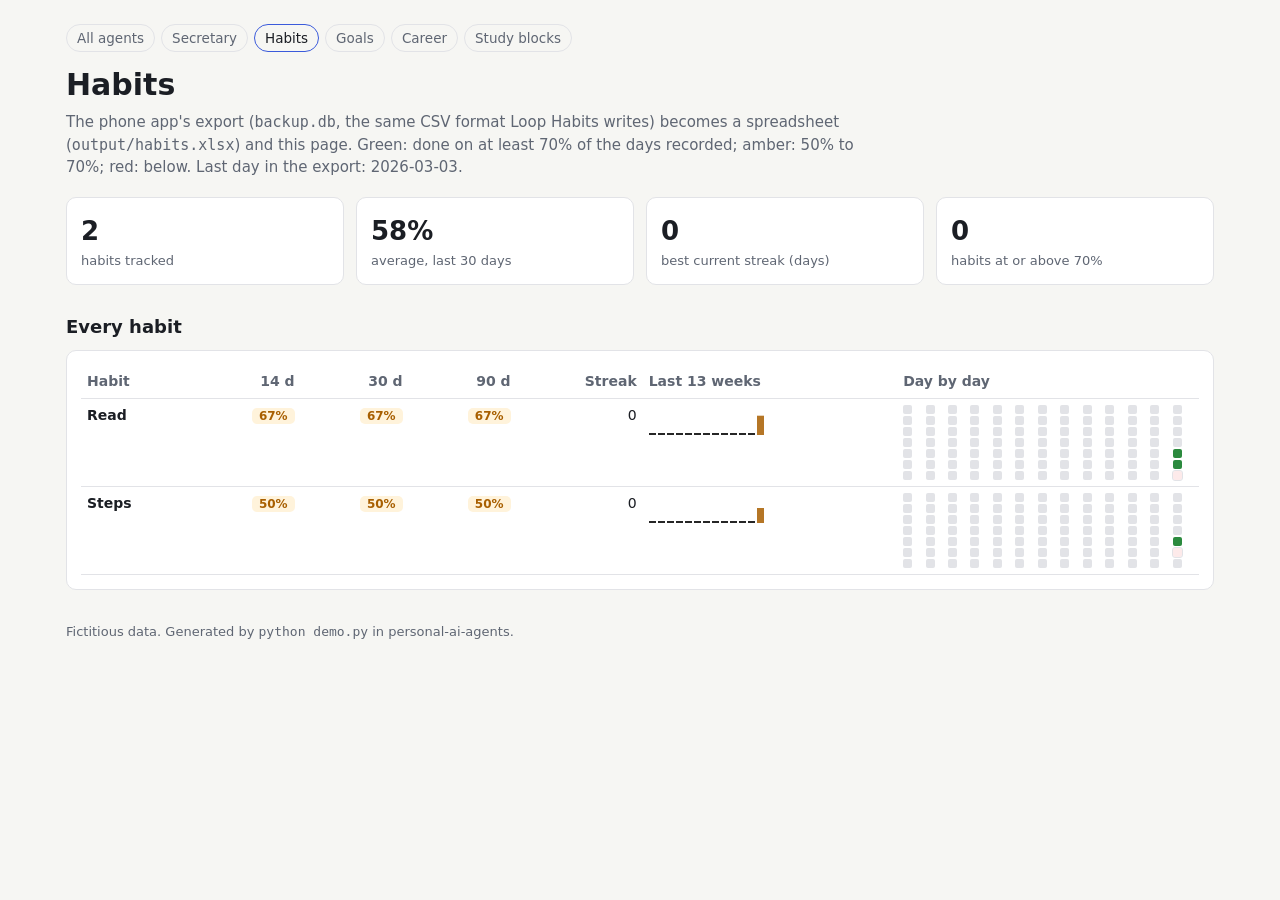
<file: output/habits.html>
<!doctype html><html lang="en"><head><meta charset="utf-8">
<meta name="viewport" content="width=device-width,initial-scale=1"><title>Habits</title>
<style>:root{--bg:#f6f6f3;--panel:#fff;--fg:#1b1e24;--muted:#5f6673;--line:#e2e3e7;--accent:#3b5bdb;--ok:#2b8a3e;
--okbg:#e6f4ea;--warn:#a85f00;--warnbg:#fff3db;--bad:#c92a2a;--badbg:#fdeaea;--chip:#eef1f7}
@media (prefers-color-scheme:dark){:root{--bg:#121418;--panel:#1b1e25;--fg:#e7e9ee;--muted:#a3a9b5;--line:#2b303a;
--accent:#7c95ff;--ok:#5bd17a;--okbg:#14301d;--warn:#f2b84b;--warnbg:#33270f;--bad:#ff8a8a;--badbg:#3a1717;--chip:#252a34}}
*{box-sizing:border-box}body{margin:0;background:var(--bg);color:var(--fg);font:15px/1.5 system-ui,sans-serif}
main{max-width:1180px;margin:auto;padding:24px 16px 48px}nav{display:flex;gap:6px;flex-wrap:wrap;margin-bottom:8px}
nav a{color:var(--muted);text-decoration:none;font-size:13.5px;padding:3px 10px;border:1px solid var(--line);border-radius:999px}
nav a.on{color:var(--fg);border-color:var(--accent)}h1{margin:10px 0 4px}h2{margin:28px 0 10px;font-size:18px}
.lead{color:var(--muted);max-width:820px;margin:0 0 18px}.grid{display:grid;gap:12px}
.g2{grid-template-columns:repeat(auto-fit,minmax(320px,1fr))}.g4{grid-template-columns:repeat(auto-fit,minmax(170px,1fr))}
.panel{background:var(--panel);border:1px solid var(--line);border-radius:10px;padding:14px;min-width:0}
.tile .v{font-size:26px;font-weight:700}.tile .l{color:var(--muted);font-size:13px}
.chip{display:inline-block;background:var(--chip);border-radius:999px;padding:1px 9px;font-size:12.5px;margin:0 4px 4px 0}
.ok{color:var(--ok)}.warn{color:var(--warn)}.bad{color:var(--bad)}
.badge{font-size:12px;font-weight:700;border-radius:5px;padding:1px 7px;white-space:nowrap}
.badge.ok{background:var(--okbg)}.badge.warn{background:var(--warnbg)}.badge.bad{background:var(--badbg)}
table{width:100%;border-collapse:collapse;font-size:14px}th,td{text-align:left;padding:6px;border-bottom:1px solid var(--line);
vertical-align:top}th{color:var(--muted);font-weight:600}td.n,th.n{text-align:right;font-variant-numeric:tabular-nums}
.bar{height:8px;background:var(--line);border-radius:4px;overflow:hidden}.bar span{display:block;height:100%;background:var(--accent)}
pre{white-space:pre-wrap;font-size:12.5px;background:var(--chip);padding:10px;border-radius:8px;overflow-x:auto}
small,.muted{color:var(--muted)}.tbar{height:10px;border-radius:3px;min-width:4px}
table.trace td:nth-child(n+3):nth-child(-n+9){text-align:right;font-variant-numeric:tabular-nums}footer{color:var(--muted);font-size:13px;margin-top:32px}

.spark{width:117px;height:30px}.spark .ok{fill:var(--ok)}.spark .warn{fill:var(--warn)}.spark .bad{fill:var(--bad)}
.spark .s{fill-opacity:.85}.heat{display:grid;grid-template-rows:repeat(7,9px);grid-auto-flow:column;gap:2px}
.heat i{width:9px;height:9px;border-radius:2px;background:var(--line)}.heat i.y{background:var(--ok)}
.heat i.n{background:var(--badbg);outline:1px solid var(--line)}
</style></head><body><main><nav><a href="index.html">All agents</a><a href="secretary.html">Secretary</a><a href="habits.html" class="on">Habits</a><a href="goals.html">Goals</a><a href="career.html">Career</a><a href="study.html">Study blocks</a></nav>
<h1>Habits</h1><p class="lead">The phone app's export (<code>backup.db</code>, the same CSV format Loop Habits writes) becomes a spreadsheet (<code>output/habits.xlsx</code>) and this page. Green: done on at least 70% of the days recorded; amber: 50% to 70%; red: below. Last day in the export: 2026-03-03.</p><div class="grid g4"><div class="panel tile"><div class="v">2</div><div class="l">habits tracked</div></div><div class="panel tile"><div class="v">58%</div><div class="l">average, last 30 days</div></div><div class="panel tile"><div class="v">0</div><div class="l">best current streak (days)</div></div><div class="panel tile"><div class="v">0</div><div class="l">habits at or above 70%</div></div></div><h2>Every habit</h2><div class="panel" style="overflow-x:auto"><table><tr><th>Habit</th><th class=n>14 d</th><th class=n>30 d</th><th class=n>90 d</th><th class=n>Streak</th><th>Last 13 weeks</th><th>Day by day</th></tr><tr><td><b>Read</b></td><td class="n"><span class="badge warn">67%</span></td><td class="n"><span class="badge warn">67%</span></td><td class="n"><span class="badge warn">67%</span></td><td class=n>0</td><td><svg class="spark" viewBox="0 0 117 30" aria-label="weekly completion"><rect x="0" y="28.0" width="7" height="2.0" class="s "/><rect x="9" y="28.0" width="7" height="2.0" class="s "/><rect x="18" y="28.0" width="7" height="2.0" class="s "/><rect x="27" y="28.0" width="7" height="2.0" class="s "/><rect x="36" y="28.0" width="7" height="2.0" class="s "/><rect x="45" y="28.0" width="7" height="2.0" class="s "/><rect x="54" y="28.0" width="7" height="2.0" class="s "/><rect x="63" y="28.0" width="7" height="2.0" class="s "/><rect x="72" y="28.0" width="7" height="2.0" class="s "/><rect x="81" y="28.0" width="7" height="2.0" class="s "/><rect x="90" y="28.0" width="7" height="2.0" class="s "/><rect x="99" y="28.0" width="7" height="2.0" class="s "/><rect x="108" y="10.7" width="7" height="19.3" class="s warn"/></svg></td><td><div class="heat"><i class="u" title="2025-12-03: UNKNOWN"></i><i class="u" title="2025-12-04: UNKNOWN"></i><i class="u" title="2025-12-05: UNKNOWN"></i><i class="u" title="2025-12-06: UNKNOWN"></i><i class="u" title="2025-12-07: UNKNOWN"></i><i class="u" title="2025-12-08: UNKNOWN"></i><i class="u" title="2025-12-09: UNKNOWN"></i><i class="u" title="2025-12-10: UNKNOWN"></i><i class="u" title="2025-12-11: UNKNOWN"></i><i class="u" title="2025-12-12: UNKNOWN"></i><i class="u" title="2025-12-13: UNKNOWN"></i><i class="u" title="2025-12-14: UNKNOWN"></i><i class="u" title="2025-12-15: UNKNOWN"></i><i class="u" title="2025-12-16: UNKNOWN"></i><i class="u" title="2025-12-17: UNKNOWN"></i><i class="u" title="2025-12-18: UNKNOWN"></i><i class="u" title="2025-12-19: UNKNOWN"></i><i class="u" title="2025-12-20: UNKNOWN"></i><i class="u" title="2025-12-21: UNKNOWN"></i><i class="u" title="2025-12-22: UNKNOWN"></i><i class="u" title="2025-12-23: UNKNOWN"></i><i class="u" title="2025-12-24: UNKNOWN"></i><i class="u" title="2025-12-25: UNKNOWN"></i><i class="u" title="2025-12-26: UNKNOWN"></i><i class="u" title="2025-12-27: UNKNOWN"></i><i class="u" title="2025-12-28: UNKNOWN"></i><i class="u" title="2025-12-29: UNKNOWN"></i><i class="u" title="2025-12-30: UNKNOWN"></i><i class="u" title="2025-12-31: UNKNOWN"></i><i class="u" title="2026-01-01: UNKNOWN"></i><i class="u" title="2026-01-02: UNKNOWN"></i><i class="u" title="2026-01-03: UNKNOWN"></i><i class="u" title="2026-01-04: UNKNOWN"></i><i class="u" title="2026-01-05: UNKNOWN"></i><i class="u" title="2026-01-06: UNKNOWN"></i><i class="u" title="2026-01-07: UNKNOWN"></i><i class="u" title="2026-01-08: UNKNOWN"></i><i class="u" title="2026-01-09: UNKNOWN"></i><i class="u" title="2026-01-10: UNKNOWN"></i><i class="u" title="2026-01-11: UNKNOWN"></i><i class="u" title="2026-01-12: UNKNOWN"></i><i class="u" title="2026-01-13: UNKNOWN"></i><i class="u" title="2026-01-14: UNKNOWN"></i><i class="u" title="2026-01-15: UNKNOWN"></i><i class="u" title="2026-01-16: UNKNOWN"></i><i class="u" title="2026-01-17: UNKNOWN"></i><i class="u" title="2026-01-18: UNKNOWN"></i><i class="u" title="2026-01-19: UNKNOWN"></i><i class="u" title="2026-01-20: UNKNOWN"></i><i class="u" title="2026-01-21: UNKNOWN"></i><i class="u" title="2026-01-22: UNKNOWN"></i><i class="u" title="2026-01-23: UNKNOWN"></i><i class="u" title="2026-01-24: UNKNOWN"></i><i class="u" title="2026-01-25: UNKNOWN"></i><i class="u" title="2026-01-26: UNKNOWN"></i><i class="u" title="2026-01-27: UNKNOWN"></i><i class="u" title="2026-01-28: UNKNOWN"></i><i class="u" title="2026-01-29: UNKNOWN"></i><i class="u" title="2026-01-30: UNKNOWN"></i><i class="u" title="2026-01-31: UNKNOWN"></i><i class="u" title="2026-02-01: UNKNOWN"></i><i class="u" title="2026-02-02: UNKNOWN"></i><i class="u" title="2026-02-03: UNKNOWN"></i><i class="u" title="2026-02-04: UNKNOWN"></i><i class="u" title="2026-02-05: UNKNOWN"></i><i class="u" title="2026-02-06: UNKNOWN"></i><i class="u" title="2026-02-07: UNKNOWN"></i><i class="u" title="2026-02-08: UNKNOWN"></i><i class="u" title="2026-02-09: UNKNOWN"></i><i class="u" title="2026-02-10: UNKNOWN"></i><i class="u" title="2026-02-11: UNKNOWN"></i><i class="u" title="2026-02-12: UNKNOWN"></i><i class="u" title="2026-02-13: UNKNOWN"></i><i class="u" title="2026-02-14: UNKNOWN"></i><i class="u" title="2026-02-15: UNKNOWN"></i><i class="u" title="2026-02-16: UNKNOWN"></i><i class="u" title="2026-02-17: UNKNOWN"></i><i class="u" title="2026-02-18: UNKNOWN"></i><i class="u" title="2026-02-19: UNKNOWN"></i><i class="u" title="2026-02-20: UNKNOWN"></i><i class="u" title="2026-02-21: UNKNOWN"></i><i class="u" title="2026-02-22: UNKNOWN"></i><i class="u" title="2026-02-23: UNKNOWN"></i><i class="u" title="2026-02-24: UNKNOWN"></i><i class="u" title="2026-02-25: UNKNOWN"></i><i class="u" title="2026-02-26: UNKNOWN"></i><i class="u" title="2026-02-27: UNKNOWN"></i><i class="u" title="2026-02-28: UNKNOWN"></i><i class="y" title="2026-03-01: YES_MANUAL"></i><i class="y" title="2026-03-02: YES_AUTO"></i><i class="n" title="2026-03-03: NO"></i></div></td></tr><tr><td><b>Steps</b></td><td class="n"><span class="badge warn">50%</span></td><td class="n"><span class="badge warn">50%</span></td><td class="n"><span class="badge warn">50%</span></td><td class=n>0</td><td><svg class="spark" viewBox="0 0 117 30" aria-label="weekly completion"><rect x="0" y="28.0" width="7" height="2.0" class="s "/><rect x="9" y="28.0" width="7" height="2.0" class="s "/><rect x="18" y="28.0" width="7" height="2.0" class="s "/><rect x="27" y="28.0" width="7" height="2.0" class="s "/><rect x="36" y="28.0" width="7" height="2.0" class="s "/><rect x="45" y="28.0" width="7" height="2.0" class="s "/><rect x="54" y="28.0" width="7" height="2.0" class="s "/><rect x="63" y="28.0" width="7" height="2.0" class="s "/><rect x="72" y="28.0" width="7" height="2.0" class="s "/><rect x="81" y="28.0" width="7" height="2.0" class="s "/><rect x="90" y="28.0" width="7" height="2.0" class="s "/><rect x="99" y="28.0" width="7" height="2.0" class="s "/><rect x="108" y="15.0" width="7" height="15.0" class="s warn"/></svg></td><td><div class="heat"><i class="u" title="2025-12-03: UNKNOWN"></i><i class="u" title="2025-12-04: UNKNOWN"></i><i class="u" title="2025-12-05: UNKNOWN"></i><i class="u" title="2025-12-06: UNKNOWN"></i><i class="u" title="2025-12-07: UNKNOWN"></i><i class="u" title="2025-12-08: UNKNOWN"></i><i class="u" title="2025-12-09: UNKNOWN"></i><i class="u" title="2025-12-10: UNKNOWN"></i><i class="u" title="2025-12-11: UNKNOWN"></i><i class="u" title="2025-12-12: UNKNOWN"></i><i class="u" title="2025-12-13: UNKNOWN"></i><i class="u" title="2025-12-14: UNKNOWN"></i><i class="u" title="2025-12-15: UNKNOWN"></i><i class="u" title="2025-12-16: UNKNOWN"></i><i class="u" title="2025-12-17: UNKNOWN"></i><i class="u" title="2025-12-18: UNKNOWN"></i><i class="u" title="2025-12-19: UNKNOWN"></i><i class="u" title="2025-12-20: UNKNOWN"></i><i class="u" title="2025-12-21: UNKNOWN"></i><i class="u" title="2025-12-22: UNKNOWN"></i><i class="u" title="2025-12-23: UNKNOWN"></i><i class="u" title="2025-12-24: UNKNOWN"></i><i class="u" title="2025-12-25: UNKNOWN"></i><i class="u" title="2025-12-26: UNKNOWN"></i><i class="u" title="2025-12-27: UNKNOWN"></i><i class="u" title="2025-12-28: UNKNOWN"></i><i class="u" title="2025-12-29: UNKNOWN"></i><i class="u" title="2025-12-30: UNKNOWN"></i><i class="u" title="2025-12-31: UNKNOWN"></i><i class="u" title="2026-01-01: UNKNOWN"></i><i class="u" title="2026-01-02: UNKNOWN"></i><i class="u" title="2026-01-03: UNKNOWN"></i><i class="u" title="2026-01-04: UNKNOWN"></i><i class="u" title="2026-01-05: UNKNOWN"></i><i class="u" title="2026-01-06: UNKNOWN"></i><i class="u" title="2026-01-07: UNKNOWN"></i><i class="u" title="2026-01-08: UNKNOWN"></i><i class="u" title="2026-01-09: UNKNOWN"></i><i class="u" title="2026-01-10: UNKNOWN"></i><i class="u" title="2026-01-11: UNKNOWN"></i><i class="u" title="2026-01-12: UNKNOWN"></i><i class="u" title="2026-01-13: UNKNOWN"></i><i class="u" title="2026-01-14: UNKNOWN"></i><i class="u" title="2026-01-15: UNKNOWN"></i><i class="u" title="2026-01-16: UNKNOWN"></i><i class="u" title="2026-01-17: UNKNOWN"></i><i class="u" title="2026-01-18: UNKNOWN"></i><i class="u" title="2026-01-19: UNKNOWN"></i><i class="u" title="2026-01-20: UNKNOWN"></i><i class="u" title="2026-01-21: UNKNOWN"></i><i class="u" title="2026-01-22: UNKNOWN"></i><i class="u" title="2026-01-23: UNKNOWN"></i><i class="u" title="2026-01-24: UNKNOWN"></i><i class="u" title="2026-01-25: UNKNOWN"></i><i class="u" title="2026-01-26: UNKNOWN"></i><i class="u" title="2026-01-27: UNKNOWN"></i><i class="u" title="2026-01-28: UNKNOWN"></i><i class="u" title="2026-01-29: UNKNOWN"></i><i class="u" title="2026-01-30: UNKNOWN"></i><i class="u" title="2026-01-31: UNKNOWN"></i><i class="u" title="2026-02-01: UNKNOWN"></i><i class="u" title="2026-02-02: UNKNOWN"></i><i class="u" title="2026-02-03: UNKNOWN"></i><i class="u" title="2026-02-04: UNKNOWN"></i><i class="u" title="2026-02-05: UNKNOWN"></i><i class="u" title="2026-02-06: UNKNOWN"></i><i class="u" title="2026-02-07: UNKNOWN"></i><i class="u" title="2026-02-08: UNKNOWN"></i><i class="u" title="2026-02-09: UNKNOWN"></i><i class="u" title="2026-02-10: UNKNOWN"></i><i class="u" title="2026-02-11: UNKNOWN"></i><i class="u" title="2026-02-12: UNKNOWN"></i><i class="u" title="2026-02-13: UNKNOWN"></i><i class="u" title="2026-02-14: UNKNOWN"></i><i class="u" title="2026-02-15: UNKNOWN"></i><i class="u" title="2026-02-16: UNKNOWN"></i><i class="u" title="2026-02-17: UNKNOWN"></i><i class="u" title="2026-02-18: UNKNOWN"></i><i class="u" title="2026-02-19: UNKNOWN"></i><i class="u" title="2026-02-20: UNKNOWN"></i><i class="u" title="2026-02-21: UNKNOWN"></i><i class="u" title="2026-02-22: UNKNOWN"></i><i class="u" title="2026-02-23: UNKNOWN"></i><i class="u" title="2026-02-24: UNKNOWN"></i><i class="u" title="2026-02-25: UNKNOWN"></i><i class="u" title="2026-02-26: UNKNOWN"></i><i class="u" title="2026-02-27: UNKNOWN"></i><i class="u" title="2026-02-28: UNKNOWN"></i><i class="y" title="2026-03-01: YES_MANUAL"></i><i class="n" title="2026-03-02: NO"></i><i class="u" title="2026-03-03: SKIP"></i></div></td></tr></table></div>
<footer>Fictitious data. Generated by <code>python demo.py</code> in personal-ai-agents.</footer>
</main></body></html>
</file>
